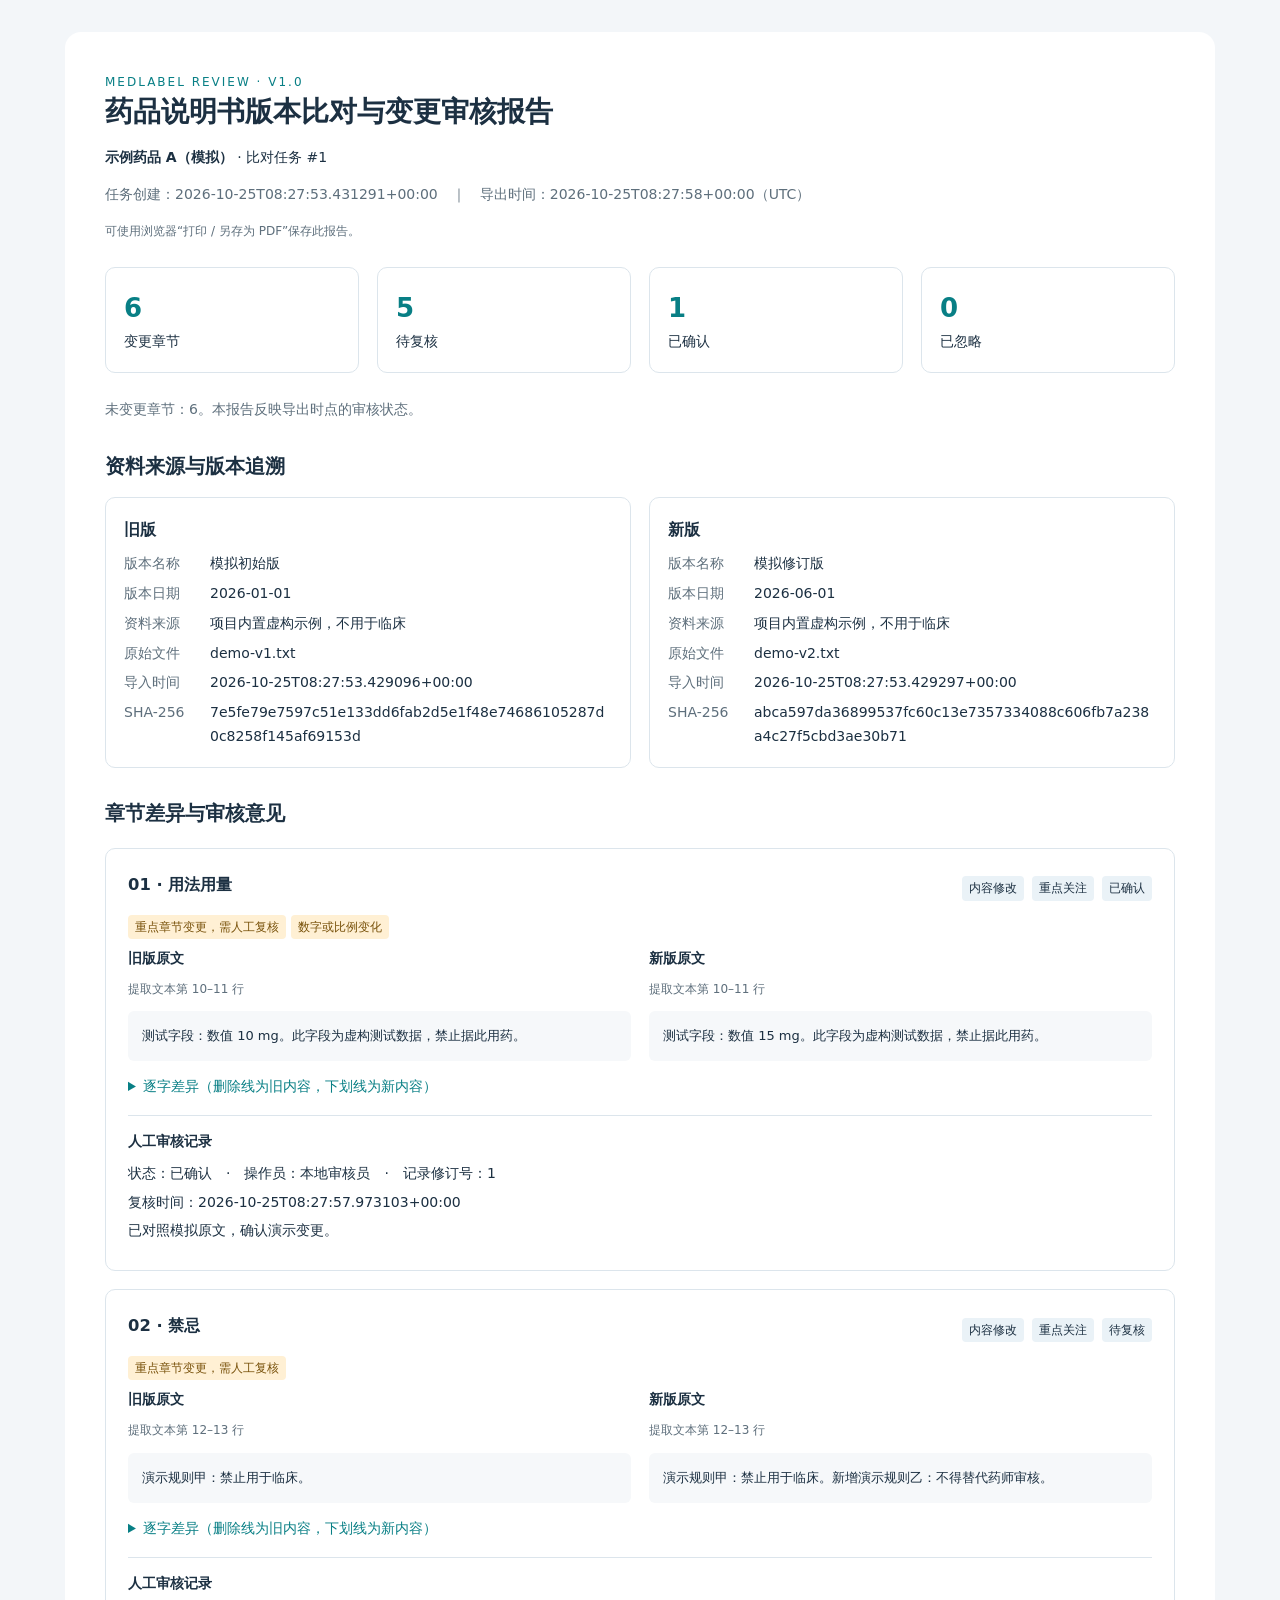
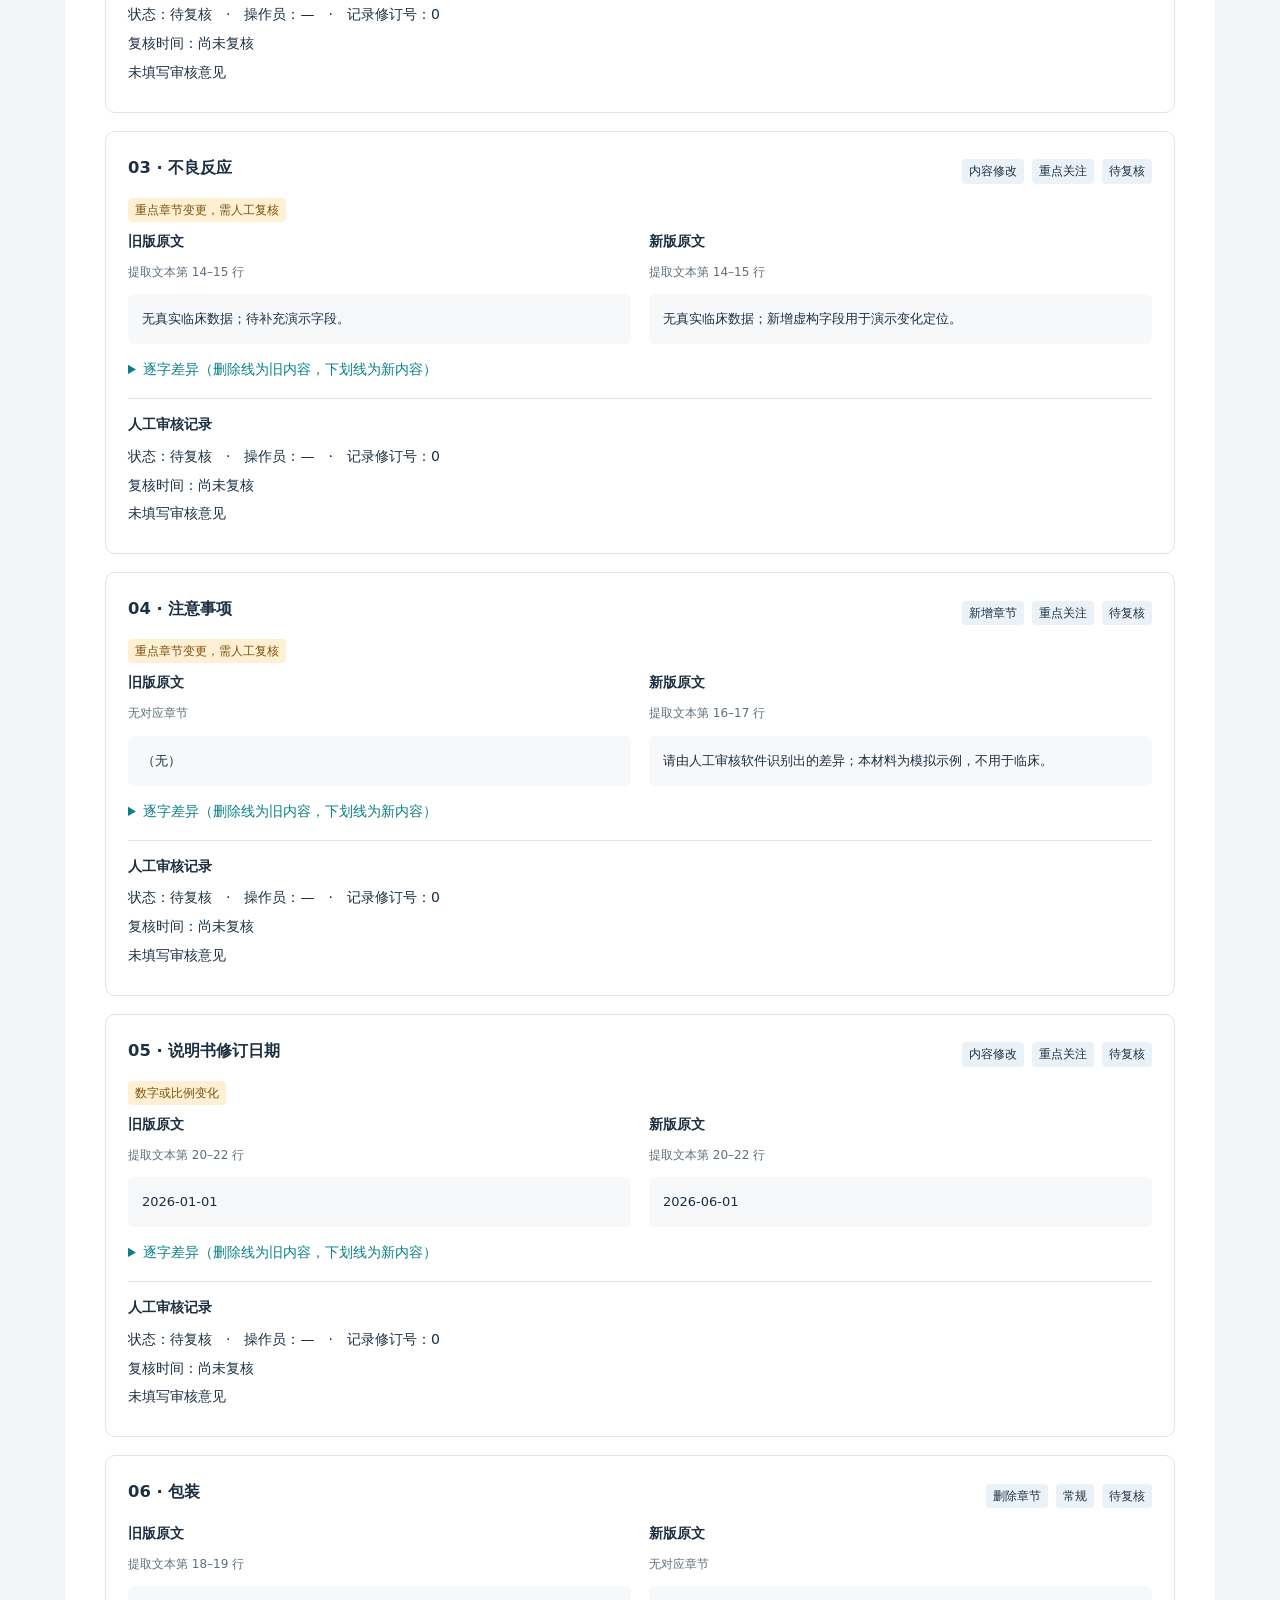
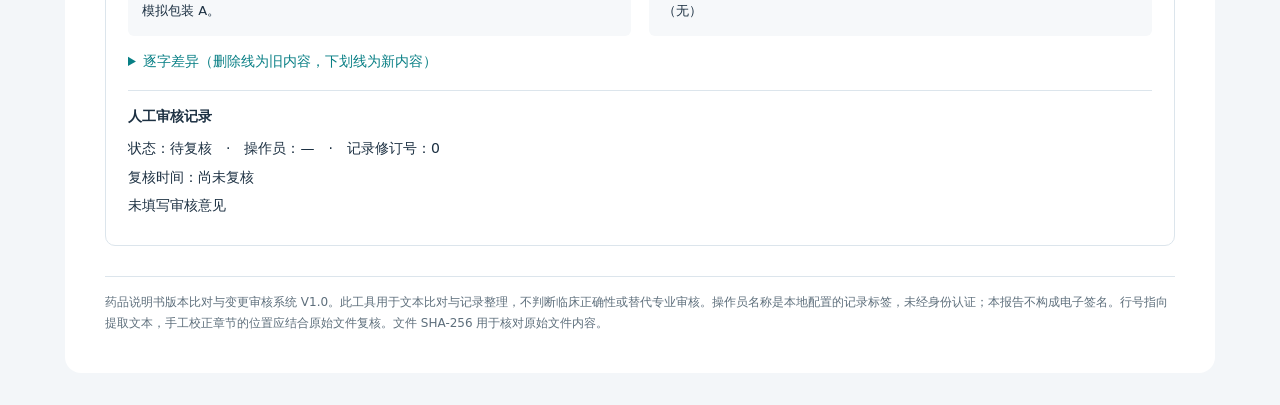
<file: docs/screenshots/review-report.html>
<!doctype html>
<html lang="zh-CN"><head><meta charset="UTF-8"><meta name="viewport" content="width=device-width,initial-scale=1">
<meta http-equiv="Content-Security-Policy" content="default-src 'none'; style-src 'unsafe-inline'; img-src data:; base-uri 'none'; form-action 'none'">
<title>说明书变更审核报告 #1</title>
<style>
*{box-sizing:border-box}body{margin:0;background:#f3f6f9;color:#1c3042;font:14px/1.7 system-ui,-apple-system,"Microsoft YaHei",sans-serif}
main{max-width:1150px;margin:32px auto;background:white;padding:40px;border-radius:16px}h1{margin:0 0 10px;font-size:28px;line-height:1.4}h2{margin:28px 0 14px;font-size:20px}h3,h4{margin:0 0 8px}
.eyebrow{color:#087f85;font-size:12px;letter-spacing:2px}.muted,.location{color:#5e6f7c}.location{font-size:12px;margin-top:0}
.stats,.columns,.versions{display:grid;grid-template-columns:repeat(2,minmax(0,1fr));gap:18px}.stats{grid-template-columns:repeat(4,minmax(0,1fr));margin:25px 0}
.stat,.version{padding:18px;border:1px solid #dce5ec;border-radius:10px}.stat strong{display:block;font-size:26px;color:#087f85}dl{display:grid;grid-template-columns:76px minmax(0,1fr);gap:6px 10px;margin:0}dt{color:#5e6f7c}dd{margin:0;overflow-wrap:anywhere}
.change{border:1px solid #dce5ec;border-radius:10px;margin:18px 0;padding:22px}.change-title{display:flex;gap:8px;align-items:center;flex-wrap:wrap}.change-title h3{margin-right:auto}.badge,.flag{display:inline-block;border-radius:4px;padding:2px 7px;font-size:12px;background:#eaf2f7}.flag{background:#fff0d4;color:#78510a;margin:0 5px 8px 0}.flags{margin-top:8px}
pre{font:inherit;font-size:13px;white-space:pre-wrap;overflow-wrap:anywhere;background:#f6f8fa;padding:14px;border-radius:6px;margin:0}.review{margin-top:16px;border-top:1px solid #dce5ec;padding-top:14px}.review p{margin:5px 0}.note{white-space:pre-wrap;overflow-wrap:anywhere}details{margin-top:14px}summary{cursor:pointer;color:#087f85}del{background:#fee4e4;text-decoration:line-through}ins{background:#d9f3e4;text-decoration:underline}.warning{background:#fff7e9;padding:14px;border-radius:8px}.empty{padding:28px;border:1px dashed #a8c4d2;border-radius:8px}footer{margin-top:30px;border-top:1px solid #dce5ec;padding-top:15px;color:#5e6f7c;font-size:12px}.print-tip{font-size:12px;color:#5e6f7c}
@media(max-width:700px){main{padding:20px;margin:0;border-radius:0}.columns,.versions{grid-template-columns:1fr}.stats{grid-template-columns:repeat(2,1fr)}}
@media print{@page{size:A4;margin:15mm}body{background:white;font-size:10pt}main{padding:0;margin:0;max-width:none}.print-tip{display:none}.change{break-inside:auto;border-radius:0}.change-title,.review{break-inside:avoid}pre{font-size:9pt}a{color:inherit}details{display:none}}
</style></head><body><main>
<div class="eyebrow">MEDLABEL REVIEW · V1.0</div>
<h1>药品说明书版本比对与变更审核报告</h1>
<p><strong>示例药品 A（模拟）</strong> · 比对任务 #1</p>
<p class="muted">任务创建：2026-10-25T08:27:53.431291+00:00　｜　导出时间：2026-10-25T08:27:58+00:00（UTC）</p>
<p class="print-tip">可使用浏览器“打印 / 另存为 PDF”保存此报告。</p>
<div class="stats"><div class="stat"><strong>6</strong>变更章节</div><div class="stat"><strong>5</strong>待复核</div><div class="stat"><strong>1</strong>已确认</div><div class="stat"><strong>0</strong>已忽略</div></div>
<p class="muted">未变更章节：6。本报告反映导出时点的审核状态。</p>
<h2>资料来源与版本追溯</h2><div class="versions"><section class="version"><h3>旧版</h3><dl><dt>版本名称</dt><dd>模拟初始版</dd><dt>版本日期</dt><dd>2026-01-01</dd><dt>资料来源</dt><dd>项目内置虚构示例，不用于临床</dd><dt>原始文件</dt><dd>demo-v1.txt</dd><dt>导入时间</dt><dd>2026-10-25T08:27:53.429096+00:00</dd><dt>SHA-256</dt><dd>7e5fe79e7597c51e133dd6fab2d5e1f48e74686105287d0c8258f145af69153d</dd></dl></section><section class="version"><h3>新版</h3><dl><dt>版本名称</dt><dd>模拟修订版</dd><dt>版本日期</dt><dd>2026-06-01</dd><dt>资料来源</dt><dd>项目内置虚构示例，不用于临床</dd><dt>原始文件</dt><dd>demo-v2.txt</dd><dt>导入时间</dt><dd>2026-10-25T08:27:53.429297+00:00</dd><dt>SHA-256</dt><dd>abca597da36899537fc60c13e7357334088c606fb7a238a4c27f5cbd3ae30b71</dd></dl></section></div>
<h2>章节差异与审核意见</h2>
    <article class="change">
      <header class="change-title"><h3>01 · 用法用量</h3>
      <span class="badge">内容修改</span>
      <span class="badge">重点关注</span>
      <span class="badge">已确认</span></header>
      <div class="flags"><span class="flag">重点章节变更，需人工复核</span><span class="flag">数字或比例变化</span></div>
      <div class="columns">
        <section><h4>旧版原文</h4><p class="location">提取文本第 10–11 行</p>
          <pre>测试字段：数值 10 mg。此字段为虚构测试数据，禁止据此用药。</pre></section>
        <section><h4>新版原文</h4><p class="location">提取文本第 10–11 行</p>
          <pre>测试字段：数值 15 mg。此字段为虚构测试数据，禁止据此用药。</pre></section>
      </div>
      <details><summary>逐字差异（删除线为旧内容，下划线为新内容）</summary><pre class="inline-diff">测试字段：数值 1<del>0</del><ins>5</ins> mg。此字段为虚构测试数据，禁止据此用药。</pre></details>
      <section class="review"><h4>人工审核记录</h4>
        <p>状态：已确认　·　操作员：本地审核员　·　记录修订号：1</p>
        <p>复核时间：2026-10-25T08:27:57.973103+00:00</p>
        <p class="note">已对照模拟原文，确认演示变更。</p>
      </section>
    </article>
    <article class="change">
      <header class="change-title"><h3>02 · 禁忌</h3>
      <span class="badge">内容修改</span>
      <span class="badge">重点关注</span>
      <span class="badge">待复核</span></header>
      <div class="flags"><span class="flag">重点章节变更，需人工复核</span></div>
      <div class="columns">
        <section><h4>旧版原文</h4><p class="location">提取文本第 12–13 行</p>
          <pre>演示规则甲：禁止用于临床。</pre></section>
        <section><h4>新版原文</h4><p class="location">提取文本第 12–13 行</p>
          <pre>演示规则甲：禁止用于临床。新增演示规则乙：不得替代药师审核。</pre></section>
      </div>
      <details><summary>逐字差异（删除线为旧内容，下划线为新内容）</summary><pre class="inline-diff">演示规则甲：禁止用于临床。<ins>新增演示规则乙：不得替代药师审核。</ins></pre></details>
      <section class="review"><h4>人工审核记录</h4>
        <p>状态：待复核　·　操作员：—　·　记录修订号：0</p>
        <p>复核时间：尚未复核</p>
        <p class="note">未填写审核意见</p>
      </section>
    </article>
    <article class="change">
      <header class="change-title"><h3>03 · 不良反应</h3>
      <span class="badge">内容修改</span>
      <span class="badge">重点关注</span>
      <span class="badge">待复核</span></header>
      <div class="flags"><span class="flag">重点章节变更，需人工复核</span></div>
      <div class="columns">
        <section><h4>旧版原文</h4><p class="location">提取文本第 14–15 行</p>
          <pre>无真实临床数据；待补充演示字段。</pre></section>
        <section><h4>新版原文</h4><p class="location">提取文本第 14–15 行</p>
          <pre>无真实临床数据；新增虚构字段用于演示变化定位。</pre></section>
      </div>
      <details><summary>逐字差异（删除线为旧内容，下划线为新内容）</summary><pre class="inline-diff">无真实临床数据；<del>待补充</del><ins>新增虚构字段用于</ins>演示<del>字段</del><ins>变化定位</ins>。</pre></details>
      <section class="review"><h4>人工审核记录</h4>
        <p>状态：待复核　·　操作员：—　·　记录修订号：0</p>
        <p>复核时间：尚未复核</p>
        <p class="note">未填写审核意见</p>
      </section>
    </article>
    <article class="change">
      <header class="change-title"><h3>04 · 注意事项</h3>
      <span class="badge">新增章节</span>
      <span class="badge">重点关注</span>
      <span class="badge">待复核</span></header>
      <div class="flags"><span class="flag">重点章节变更，需人工复核</span></div>
      <div class="columns">
        <section><h4>旧版原文</h4><p class="location">无对应章节</p>
          <pre>（无）</pre></section>
        <section><h4>新版原文</h4><p class="location">提取文本第 16–17 行</p>
          <pre>请由人工审核软件识别出的差异；本材料为模拟示例，不用于临床。</pre></section>
      </div>
      <details><summary>逐字差异（删除线为旧内容，下划线为新内容）</summary><pre class="inline-diff"><ins>请由人工审核软件识别出的差异；本材料为模拟示例，不用于临床。</ins></pre></details>
      <section class="review"><h4>人工审核记录</h4>
        <p>状态：待复核　·　操作员：—　·　记录修订号：0</p>
        <p>复核时间：尚未复核</p>
        <p class="note">未填写审核意见</p>
      </section>
    </article>
    <article class="change">
      <header class="change-title"><h3>05 · 说明书修订日期</h3>
      <span class="badge">内容修改</span>
      <span class="badge">重点关注</span>
      <span class="badge">待复核</span></header>
      <div class="flags"><span class="flag">数字或比例变化</span></div>
      <div class="columns">
        <section><h4>旧版原文</h4><p class="location">提取文本第 20–22 行</p>
          <pre>2026-01-01</pre></section>
        <section><h4>新版原文</h4><p class="location">提取文本第 20–22 行</p>
          <pre>2026-06-01</pre></section>
      </div>
      <details><summary>逐字差异（删除线为旧内容，下划线为新内容）</summary><pre class="inline-diff">2026-0<del>1</del><ins>6</ins>-01</pre></details>
      <section class="review"><h4>人工审核记录</h4>
        <p>状态：待复核　·　操作员：—　·　记录修订号：0</p>
        <p>复核时间：尚未复核</p>
        <p class="note">未填写审核意见</p>
      </section>
    </article>
    <article class="change">
      <header class="change-title"><h3>06 · 包装</h3>
      <span class="badge">删除章节</span>
      <span class="badge">常规</span>
      <span class="badge">待复核</span></header>
      <div class="flags"></div>
      <div class="columns">
        <section><h4>旧版原文</h4><p class="location">提取文本第 18–19 行</p>
          <pre>模拟包装 A。</pre></section>
        <section><h4>新版原文</h4><p class="location">无对应章节</p>
          <pre>（无）</pre></section>
      </div>
      <details><summary>逐字差异（删除线为旧内容，下划线为新内容）</summary><pre class="inline-diff"><del>模拟包装 A。</del></pre></details>
      <section class="review"><h4>人工审核记录</h4>
        <p>状态：待复核　·　操作员：—　·　记录修订号：0</p>
        <p>复核时间：尚未复核</p>
        <p class="note">未填写审核意见</p>
      </section>
    </article>
<footer>药品说明书版本比对与变更审核系统 V1.0。此工具用于文本比对与记录整理，不判断临床正确性或替代专业审核。操作员名称是本地配置的记录标签，未经身份认证；本报告不构成电子签名。行号指向提取文本，手工校正章节的位置应结合原始文件复核。文件 SHA-256 用于核对原始文件内容。</footer>
</main></body></html>
</file>
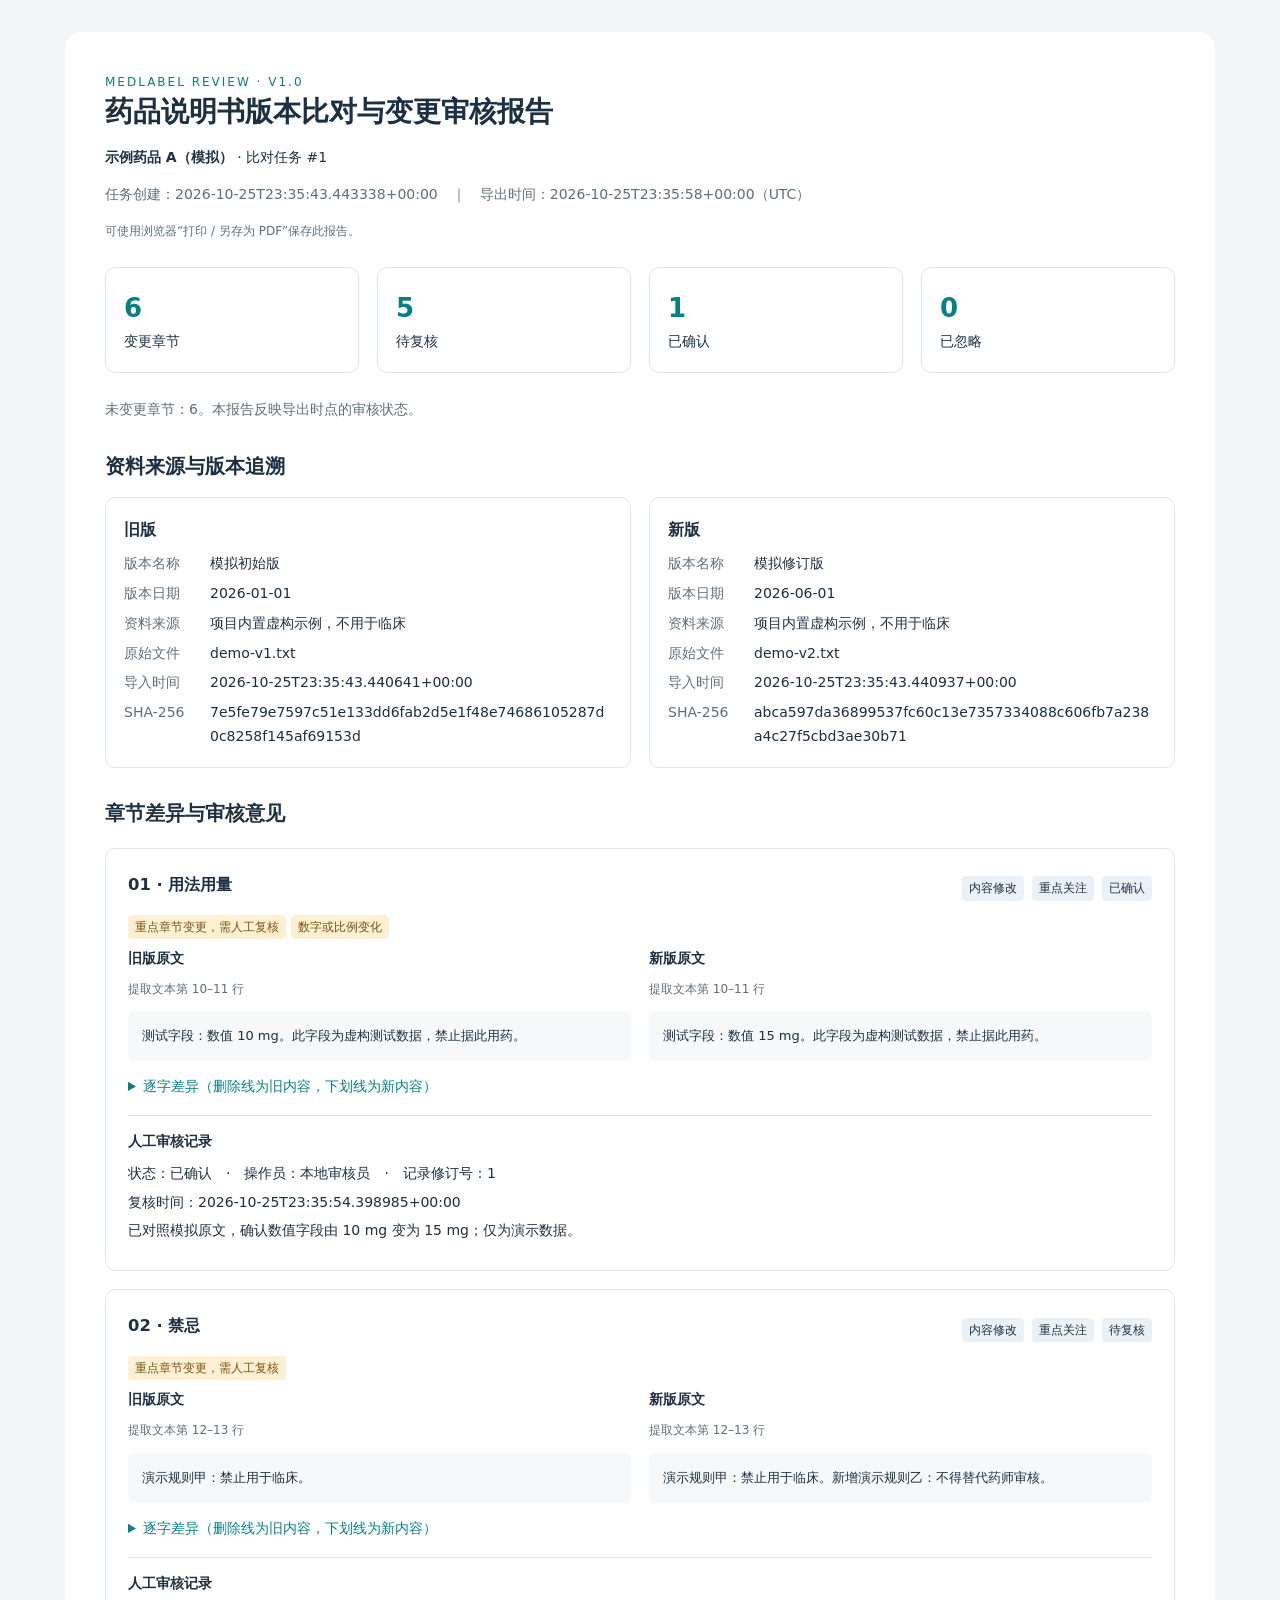
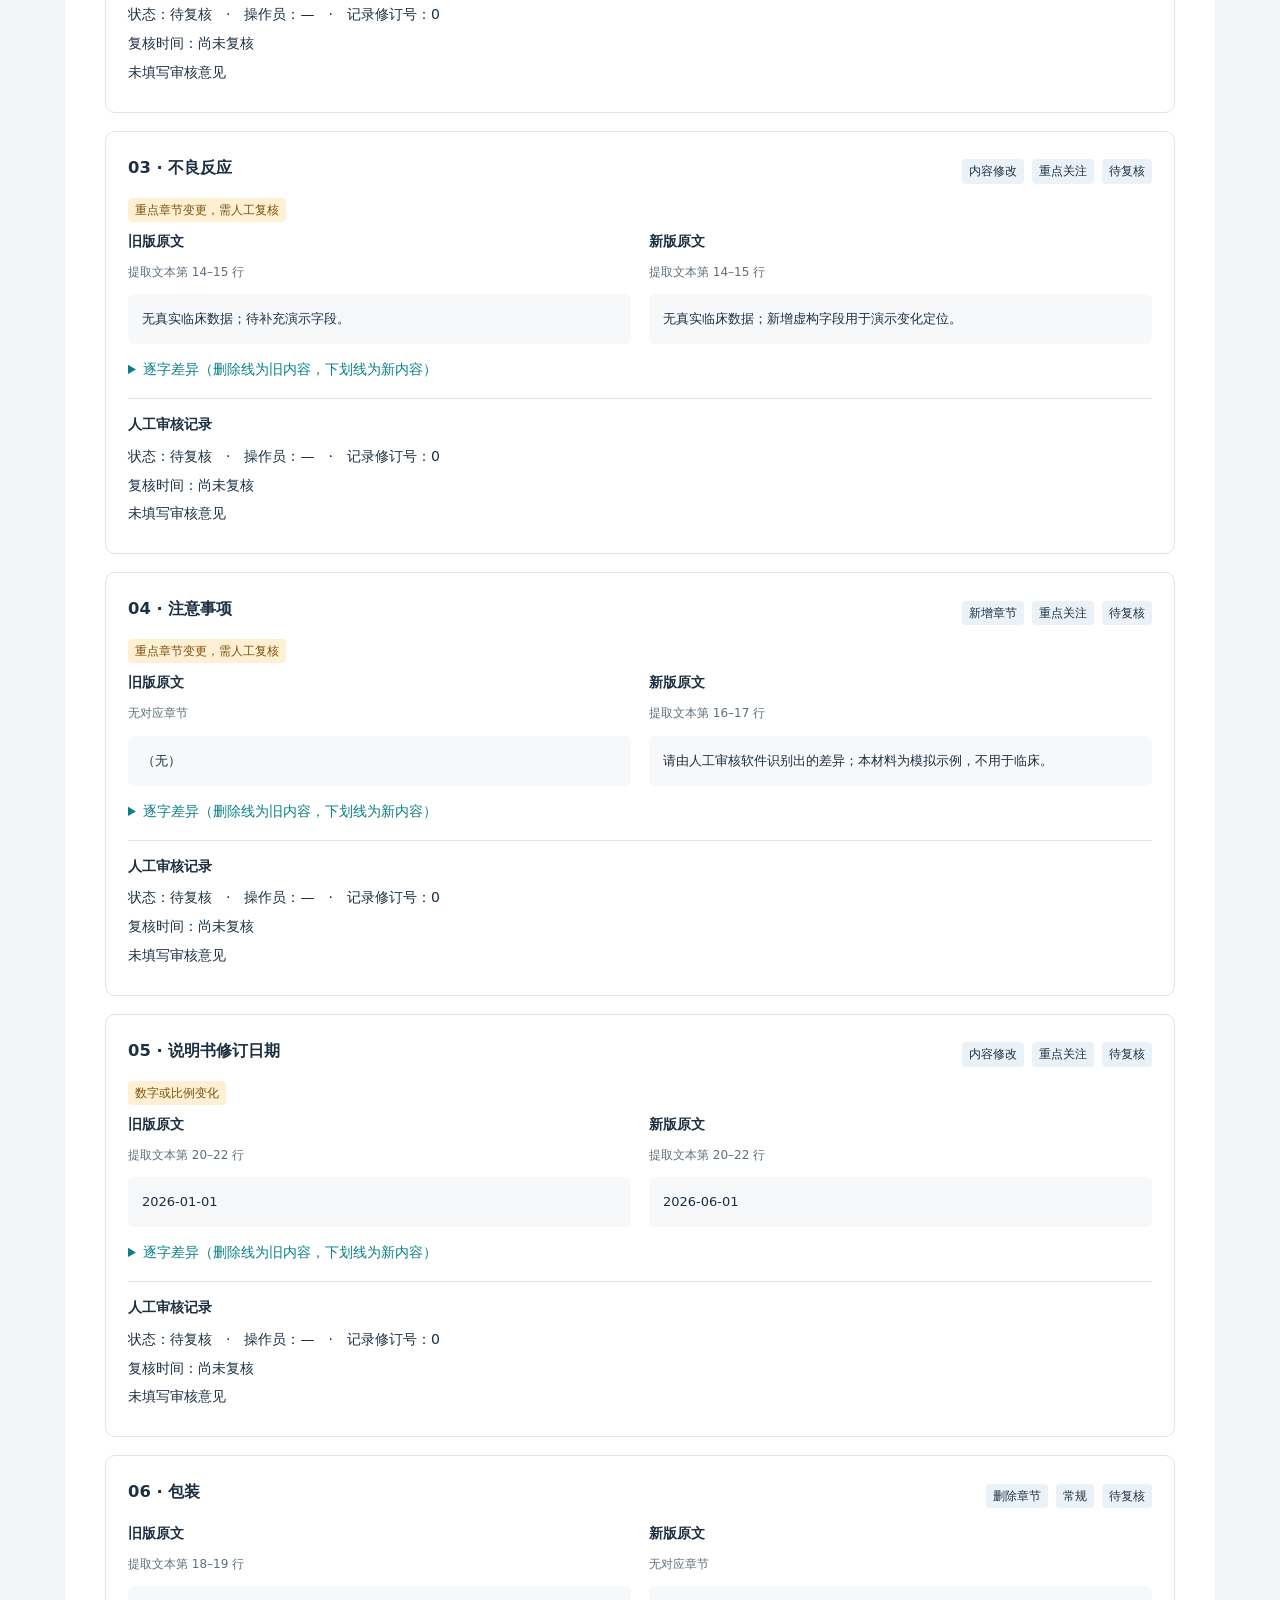
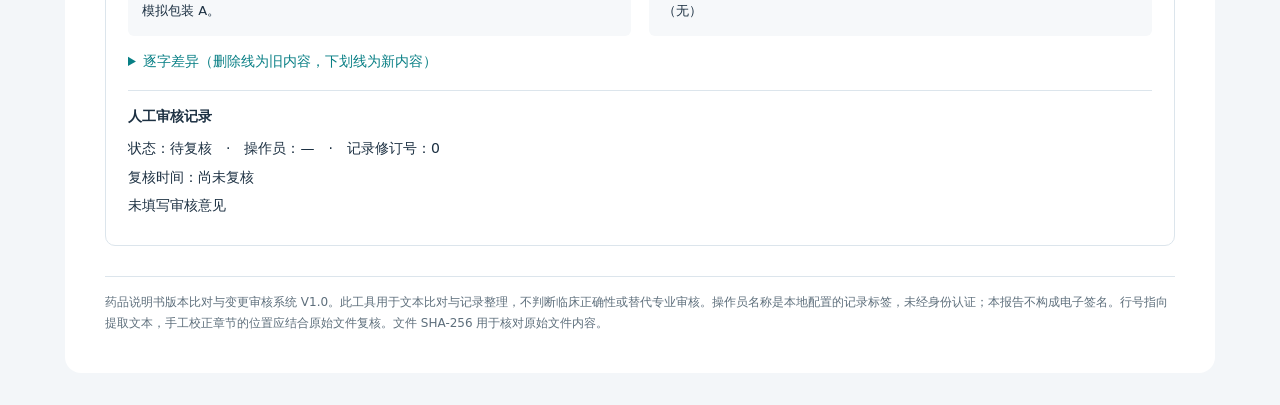
<file: docs/registration/assets/sample-review-report.html>
<!doctype html>
<html lang="zh-CN"><head><meta charset="UTF-8"><meta name="viewport" content="width=device-width,initial-scale=1">
<meta http-equiv="Content-Security-Policy" content="default-src 'none'; style-src 'unsafe-inline'; img-src data:; base-uri 'none'; form-action 'none'">
<title>说明书变更审核报告 #1</title>
<style>
*{box-sizing:border-box}body{margin:0;background:#f3f6f9;color:#1c3042;font:14px/1.7 system-ui,-apple-system,"Microsoft YaHei",sans-serif}
main{max-width:1150px;margin:32px auto;background:white;padding:40px;border-radius:16px}h1{margin:0 0 10px;font-size:28px;line-height:1.4}h2{margin:28px 0 14px;font-size:20px}h3,h4{margin:0 0 8px}
.eyebrow{color:#087f85;font-size:12px;letter-spacing:2px}.muted,.location{color:#5e6f7c}.location{font-size:12px;margin-top:0}
.stats,.columns,.versions{display:grid;grid-template-columns:repeat(2,minmax(0,1fr));gap:18px}.stats{grid-template-columns:repeat(4,minmax(0,1fr));margin:25px 0}
.stat,.version{padding:18px;border:1px solid #dce5ec;border-radius:10px}.stat strong{display:block;font-size:26px;color:#087f85}dl{display:grid;grid-template-columns:76px minmax(0,1fr);gap:6px 10px;margin:0}dt{color:#5e6f7c}dd{margin:0;overflow-wrap:anywhere}
.change{border:1px solid #dce5ec;border-radius:10px;margin:18px 0;padding:22px}.change-title{display:flex;gap:8px;align-items:center;flex-wrap:wrap}.change-title h3{margin-right:auto}.badge,.flag{display:inline-block;border-radius:4px;padding:2px 7px;font-size:12px;background:#eaf2f7}.flag{background:#fff0d4;color:#78510a;margin:0 5px 8px 0}.flags{margin-top:8px}
pre{font:inherit;font-size:13px;white-space:pre-wrap;overflow-wrap:anywhere;background:#f6f8fa;padding:14px;border-radius:6px;margin:0}.review{margin-top:16px;border-top:1px solid #dce5ec;padding-top:14px}.review p{margin:5px 0}.note{white-space:pre-wrap;overflow-wrap:anywhere}details{margin-top:14px}summary{cursor:pointer;color:#087f85}del{background:#fee4e4;text-decoration:line-through}ins{background:#d9f3e4;text-decoration:underline}.warning{background:#fff7e9;padding:14px;border-radius:8px}.empty{padding:28px;border:1px dashed #a8c4d2;border-radius:8px}footer{margin-top:30px;border-top:1px solid #dce5ec;padding-top:15px;color:#5e6f7c;font-size:12px}.print-tip{font-size:12px;color:#5e6f7c}
@media(max-width:700px){main{padding:20px;margin:0;border-radius:0}.columns,.versions{grid-template-columns:1fr}.stats{grid-template-columns:repeat(2,1fr)}}
@media print{@page{size:A4;margin:15mm}body{background:white;font-size:10pt}main{padding:0;margin:0;max-width:none}.print-tip{display:none}.change{break-inside:auto;border-radius:0}.change-title,.review{break-inside:avoid}pre{font-size:9pt}a{color:inherit}details{display:none}}
</style></head><body><main>
<div class="eyebrow">MEDLABEL REVIEW · V1.0</div>
<h1>药品说明书版本比对与变更审核报告</h1>
<p><strong>示例药品 A（模拟）</strong> · 比对任务 #1</p>
<p class="muted">任务创建：2026-10-25T23:35:43.443338+00:00　｜　导出时间：2026-10-25T23:35:58+00:00（UTC）</p>
<p class="print-tip">可使用浏览器“打印 / 另存为 PDF”保存此报告。</p>
<div class="stats"><div class="stat"><strong>6</strong>变更章节</div><div class="stat"><strong>5</strong>待复核</div><div class="stat"><strong>1</strong>已确认</div><div class="stat"><strong>0</strong>已忽略</div></div>
<p class="muted">未变更章节：6。本报告反映导出时点的审核状态。</p>
<h2>资料来源与版本追溯</h2><div class="versions"><section class="version"><h3>旧版</h3><dl><dt>版本名称</dt><dd>模拟初始版</dd><dt>版本日期</dt><dd>2026-01-01</dd><dt>资料来源</dt><dd>项目内置虚构示例，不用于临床</dd><dt>原始文件</dt><dd>demo-v1.txt</dd><dt>导入时间</dt><dd>2026-10-25T23:35:43.440641+00:00</dd><dt>SHA-256</dt><dd>7e5fe79e7597c51e133dd6fab2d5e1f48e74686105287d0c8258f145af69153d</dd></dl></section><section class="version"><h3>新版</h3><dl><dt>版本名称</dt><dd>模拟修订版</dd><dt>版本日期</dt><dd>2026-06-01</dd><dt>资料来源</dt><dd>项目内置虚构示例，不用于临床</dd><dt>原始文件</dt><dd>demo-v2.txt</dd><dt>导入时间</dt><dd>2026-10-25T23:35:43.440937+00:00</dd><dt>SHA-256</dt><dd>abca597da36899537fc60c13e7357334088c606fb7a238a4c27f5cbd3ae30b71</dd></dl></section></div>
<h2>章节差异与审核意见</h2>
    <article class="change">
      <header class="change-title"><h3>01 · 用法用量</h3>
      <span class="badge">内容修改</span>
      <span class="badge">重点关注</span>
      <span class="badge">已确认</span></header>
      <div class="flags"><span class="flag">重点章节变更，需人工复核</span><span class="flag">数字或比例变化</span></div>
      <div class="columns">
        <section><h4>旧版原文</h4><p class="location">提取文本第 10–11 行</p>
          <pre>测试字段：数值 10 mg。此字段为虚构测试数据，禁止据此用药。</pre></section>
        <section><h4>新版原文</h4><p class="location">提取文本第 10–11 行</p>
          <pre>测试字段：数值 15 mg。此字段为虚构测试数据，禁止据此用药。</pre></section>
      </div>
      <details><summary>逐字差异（删除线为旧内容，下划线为新内容）</summary><pre class="inline-diff">测试字段：数值 1<del>0</del><ins>5</ins> mg。此字段为虚构测试数据，禁止据此用药。</pre></details>
      <section class="review"><h4>人工审核记录</h4>
        <p>状态：已确认　·　操作员：本地审核员　·　记录修订号：1</p>
        <p>复核时间：2026-10-25T23:35:54.398985+00:00</p>
        <p class="note">已对照模拟原文，确认数值字段由 10 mg 变为 15 mg；仅为演示数据。</p>
      </section>
    </article>
    <article class="change">
      <header class="change-title"><h3>02 · 禁忌</h3>
      <span class="badge">内容修改</span>
      <span class="badge">重点关注</span>
      <span class="badge">待复核</span></header>
      <div class="flags"><span class="flag">重点章节变更，需人工复核</span></div>
      <div class="columns">
        <section><h4>旧版原文</h4><p class="location">提取文本第 12–13 行</p>
          <pre>演示规则甲：禁止用于临床。</pre></section>
        <section><h4>新版原文</h4><p class="location">提取文本第 12–13 行</p>
          <pre>演示规则甲：禁止用于临床。新增演示规则乙：不得替代药师审核。</pre></section>
      </div>
      <details><summary>逐字差异（删除线为旧内容，下划线为新内容）</summary><pre class="inline-diff">演示规则甲：禁止用于临床。<ins>新增演示规则乙：不得替代药师审核。</ins></pre></details>
      <section class="review"><h4>人工审核记录</h4>
        <p>状态：待复核　·　操作员：—　·　记录修订号：0</p>
        <p>复核时间：尚未复核</p>
        <p class="note">未填写审核意见</p>
      </section>
    </article>
    <article class="change">
      <header class="change-title"><h3>03 · 不良反应</h3>
      <span class="badge">内容修改</span>
      <span class="badge">重点关注</span>
      <span class="badge">待复核</span></header>
      <div class="flags"><span class="flag">重点章节变更，需人工复核</span></div>
      <div class="columns">
        <section><h4>旧版原文</h4><p class="location">提取文本第 14–15 行</p>
          <pre>无真实临床数据；待补充演示字段。</pre></section>
        <section><h4>新版原文</h4><p class="location">提取文本第 14–15 行</p>
          <pre>无真实临床数据；新增虚构字段用于演示变化定位。</pre></section>
      </div>
      <details><summary>逐字差异（删除线为旧内容，下划线为新内容）</summary><pre class="inline-diff">无真实临床数据；<del>待补充</del><ins>新增虚构字段用于</ins>演示<del>字段</del><ins>变化定位</ins>。</pre></details>
      <section class="review"><h4>人工审核记录</h4>
        <p>状态：待复核　·　操作员：—　·　记录修订号：0</p>
        <p>复核时间：尚未复核</p>
        <p class="note">未填写审核意见</p>
      </section>
    </article>
    <article class="change">
      <header class="change-title"><h3>04 · 注意事项</h3>
      <span class="badge">新增章节</span>
      <span class="badge">重点关注</span>
      <span class="badge">待复核</span></header>
      <div class="flags"><span class="flag">重点章节变更，需人工复核</span></div>
      <div class="columns">
        <section><h4>旧版原文</h4><p class="location">无对应章节</p>
          <pre>（无）</pre></section>
        <section><h4>新版原文</h4><p class="location">提取文本第 16–17 行</p>
          <pre>请由人工审核软件识别出的差异；本材料为模拟示例，不用于临床。</pre></section>
      </div>
      <details><summary>逐字差异（删除线为旧内容，下划线为新内容）</summary><pre class="inline-diff"><ins>请由人工审核软件识别出的差异；本材料为模拟示例，不用于临床。</ins></pre></details>
      <section class="review"><h4>人工审核记录</h4>
        <p>状态：待复核　·　操作员：—　·　记录修订号：0</p>
        <p>复核时间：尚未复核</p>
        <p class="note">未填写审核意见</p>
      </section>
    </article>
    <article class="change">
      <header class="change-title"><h3>05 · 说明书修订日期</h3>
      <span class="badge">内容修改</span>
      <span class="badge">重点关注</span>
      <span class="badge">待复核</span></header>
      <div class="flags"><span class="flag">数字或比例变化</span></div>
      <div class="columns">
        <section><h4>旧版原文</h4><p class="location">提取文本第 20–22 行</p>
          <pre>2026-01-01</pre></section>
        <section><h4>新版原文</h4><p class="location">提取文本第 20–22 行</p>
          <pre>2026-06-01</pre></section>
      </div>
      <details><summary>逐字差异（删除线为旧内容，下划线为新内容）</summary><pre class="inline-diff">2026-0<del>1</del><ins>6</ins>-01</pre></details>
      <section class="review"><h4>人工审核记录</h4>
        <p>状态：待复核　·　操作员：—　·　记录修订号：0</p>
        <p>复核时间：尚未复核</p>
        <p class="note">未填写审核意见</p>
      </section>
    </article>
    <article class="change">
      <header class="change-title"><h3>06 · 包装</h3>
      <span class="badge">删除章节</span>
      <span class="badge">常规</span>
      <span class="badge">待复核</span></header>
      <div class="flags"></div>
      <div class="columns">
        <section><h4>旧版原文</h4><p class="location">提取文本第 18–19 行</p>
          <pre>模拟包装 A。</pre></section>
        <section><h4>新版原文</h4><p class="location">无对应章节</p>
          <pre>（无）</pre></section>
      </div>
      <details><summary>逐字差异（删除线为旧内容，下划线为新内容）</summary><pre class="inline-diff"><del>模拟包装 A。</del></pre></details>
      <section class="review"><h4>人工审核记录</h4>
        <p>状态：待复核　·　操作员：—　·　记录修订号：0</p>
        <p>复核时间：尚未复核</p>
        <p class="note">未填写审核意见</p>
      </section>
    </article>
<footer>药品说明书版本比对与变更审核系统 V1.0。此工具用于文本比对与记录整理，不判断临床正确性或替代专业审核。操作员名称是本地配置的记录标签，未经身份认证；本报告不构成电子签名。行号指向提取文本，手工校正章节的位置应结合原始文件复核。文件 SHA-256 用于核对原始文件内容。</footer>
</main></body></html>
</file>
